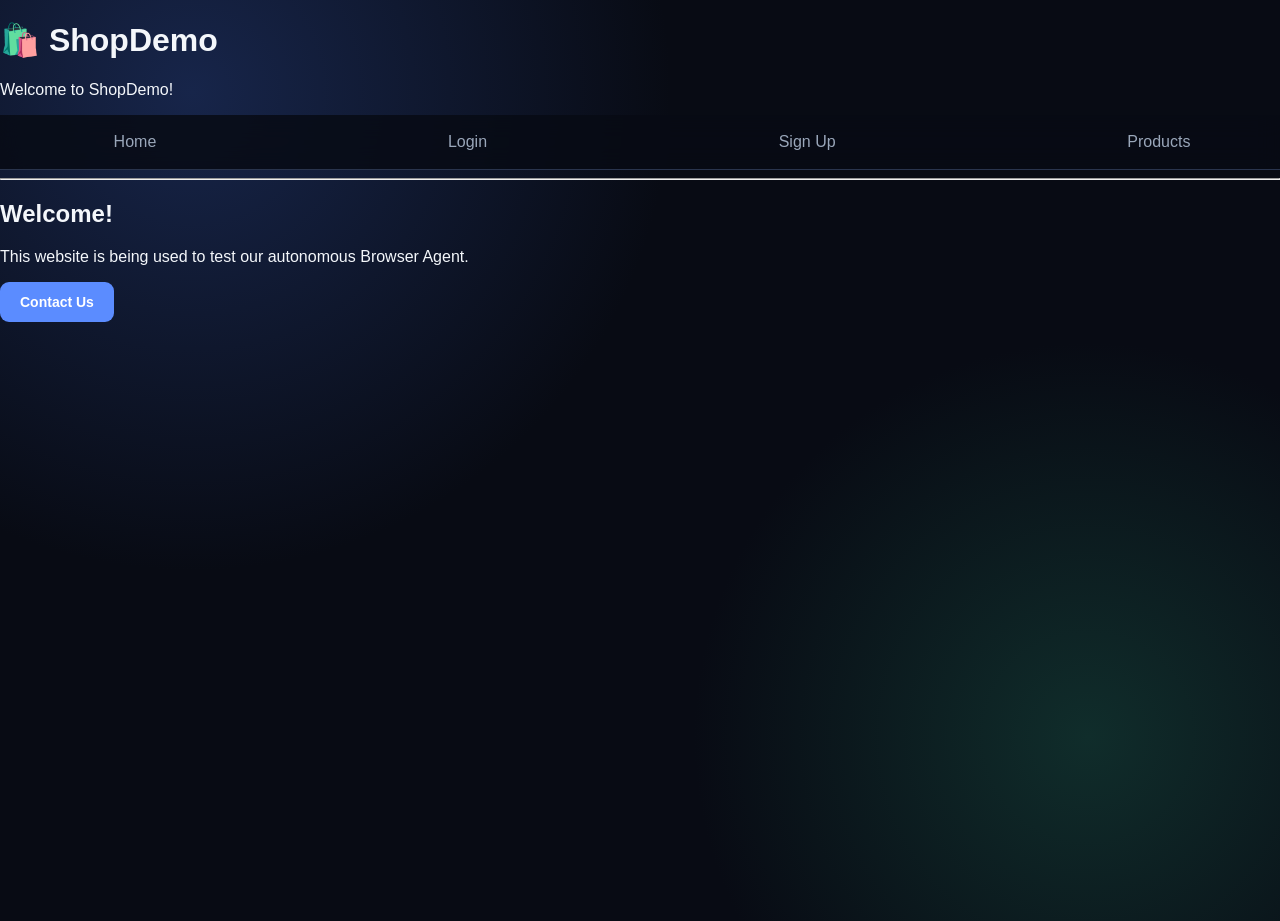
<file: website/index.html>
<!DOCTYPE html>
<html lang="en">


<head>
    <meta charset="UTF-8">
    <meta name="viewport" content="width=device-width, initial-scale=1.0">

    <title>ShopDemo - Home</title>
    <link rel="stylesheet" href="style.css">
</head>

<body>

    <h1>🛍️ ShopDemo</h1>

    <p>Welcome to ShopDemo!</p>

    <nav>

        <a href="index.html">Home</a>

        <a href="login.html">Login</a>

        <a href="signup.html">Sign Up</a>

        <a href="products.html">Products</a>

    </nav>

    <hr>

    <h2>Welcome!</h2>

    <p>
        This website is being used to test our
        autonomous Browser Agent.
    </p>

    <button onclick="contact()">
        Contact Us
    </button>

    <p id="message"></p>

    <script>

        function contact() {

            document.getElementById("message").innerText =
                "Contact request submitted successfully!";

        }

    </script>

</body>

</html>
</file>
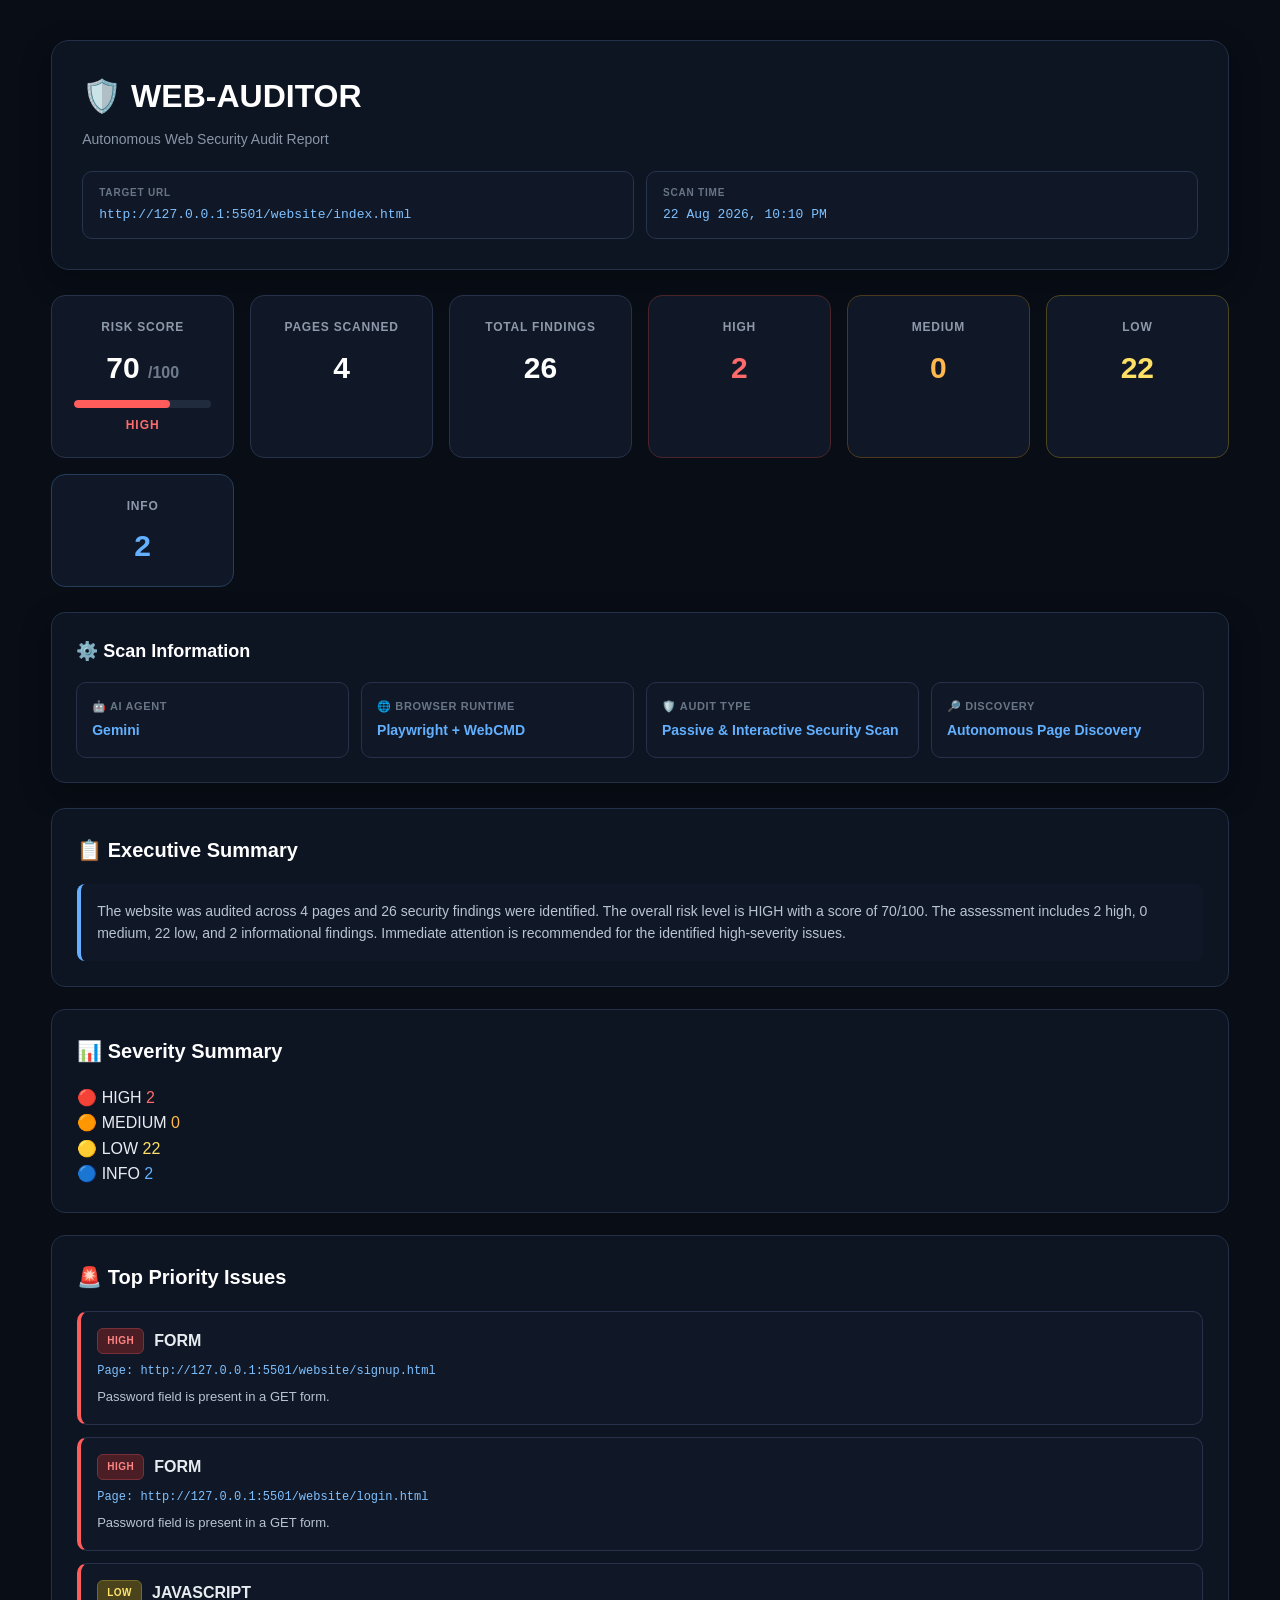
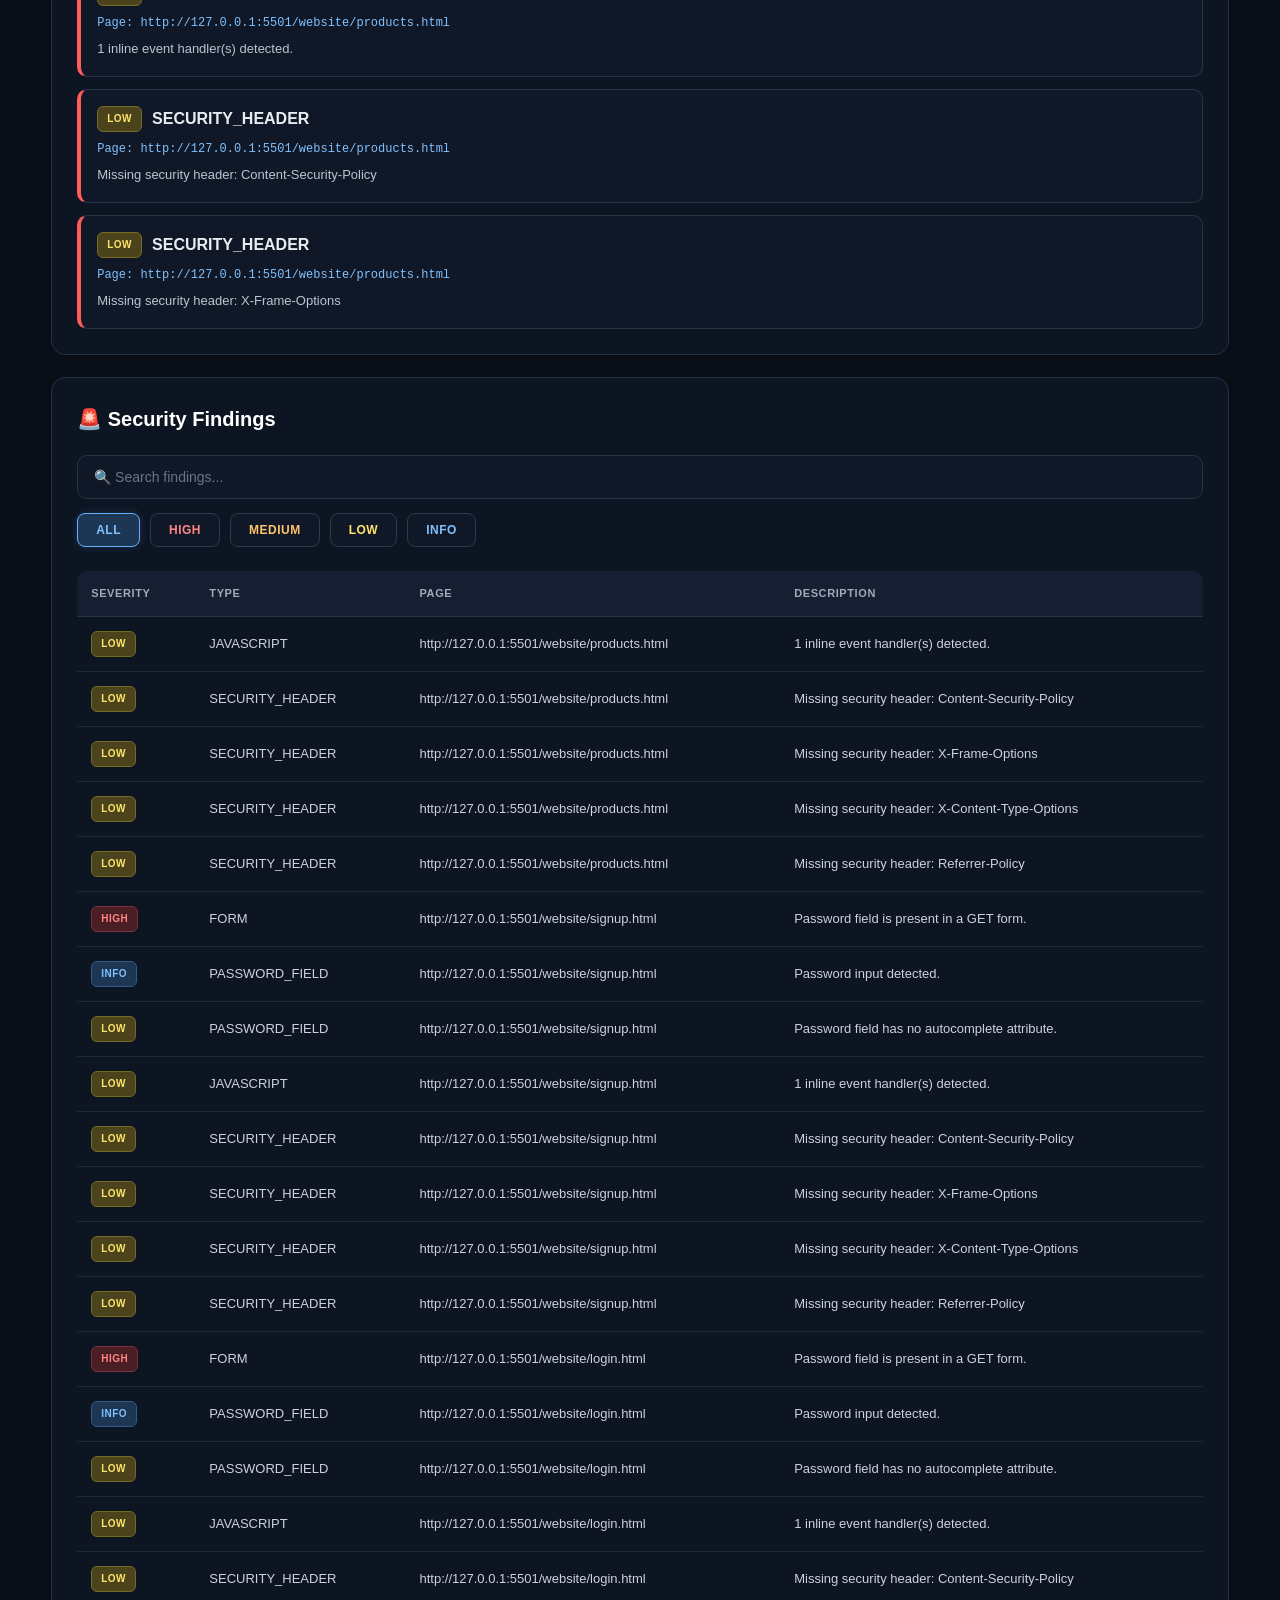
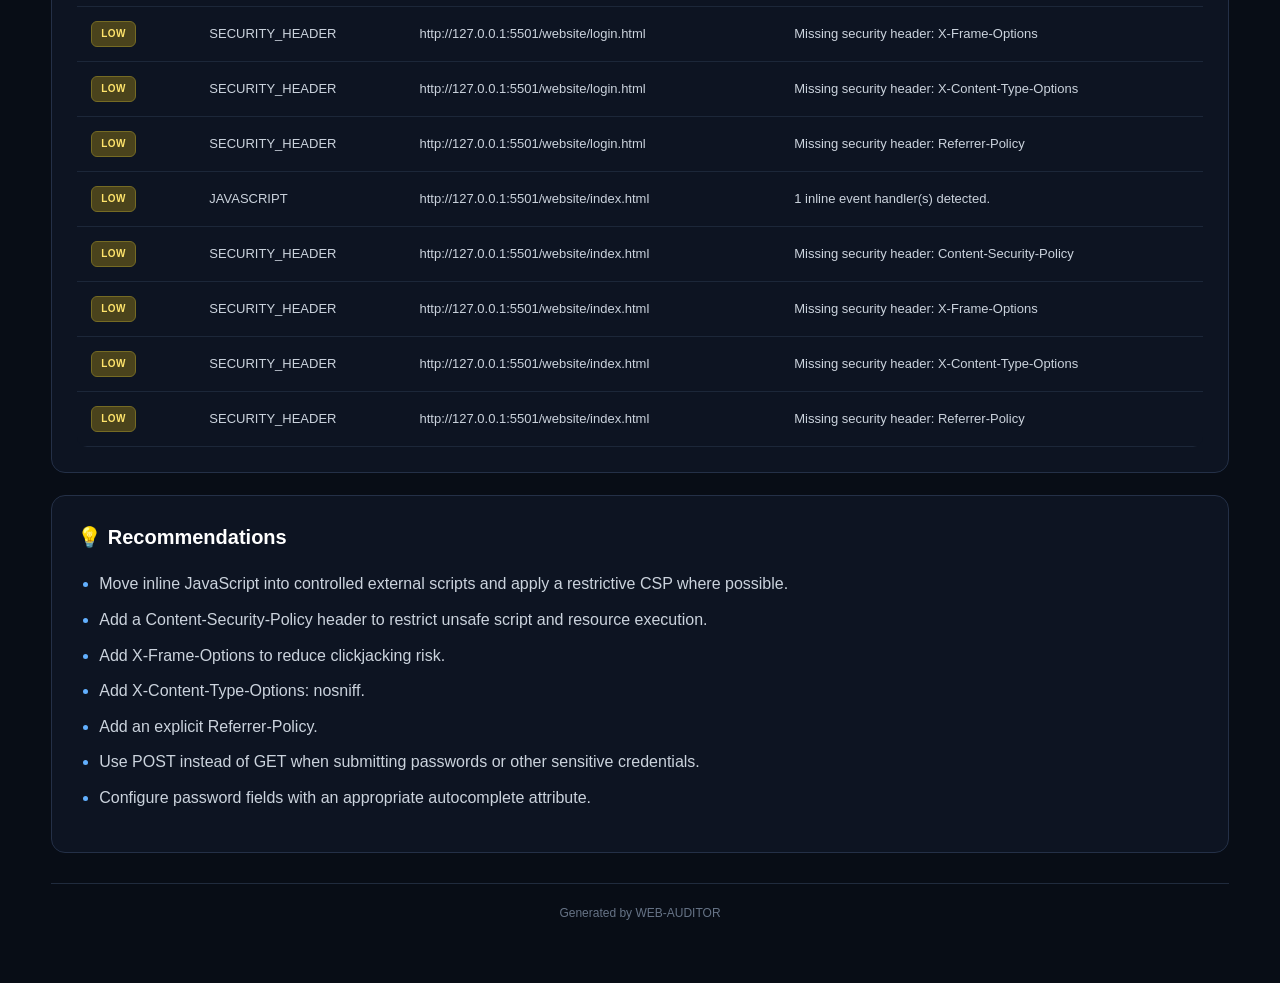
<file: agent/web_audit_report.html>
<!DOCTYPE html>

<html lang="en">

<head>

<meta charset="UTF-8">

<meta
    name="viewport"
    content="width=device-width, initial-scale=1.0"
>

<title>WEB-AUDITOR Report</title>


<style>

/* =========================================================
   GLOBAL
========================================================= */

* {
    box-sizing: border-box;
}

body {
    margin: 0;
    padding: 0;

    background: #080d16;

    color: #e8ecf1;

    font-family:
        Arial,
        Helvetica,
        sans-serif;

    line-height: 1.6;
}

.container {
    width: 92%;

    max-width: 1250px;

    margin: 40px auto;
}


/* =========================================================
   HEADER
========================================================= */

header {
    background: #0d1422;

    border: 1px solid #243047;

    border-radius: 18px;

    padding: 30px;

    margin-bottom: 25px;

    box-shadow:
        0 10px 30px rgba(0, 0, 0, 0.25);
}

header h1 {
    margin: 0;

    font-size: 32px;

    font-weight: 800;

    color: #ffffff;
}

header p {
    margin: 6px 0 0;

    color: #8996a8;

    font-size: 14px;
}

.target-info {
    margin-top: 20px;

    display: grid;

    grid-template-columns:
        repeat(auto-fit, minmax(250px, 1fr));

    gap: 12px;
}

.target-box {
    background: #101827;

    border: 1px solid #27344c;

    border-radius: 10px;

    padding: 13px 16px;
}

.target-title {
    color: #687587;

    font-size: 10px;

    text-transform: uppercase;

    letter-spacing: 0.8px;

    font-weight: 700;
}

.target-value {
    margin-top: 4px;

    color: #7fc1ff;

    font-family: Consolas, monospace;

    font-size: 13px;

    word-break: break-all;
}


/* =========================================================
   SCAN INFORMATION / METHOD
========================================================= */

.scan-method {
    background: #0d1422;

    border: 1px solid #243047;

    border-radius: 14px;

    padding: 24px;

    margin-bottom: 25px;

    box-shadow:
        0 10px 30px rgba(0, 0, 0, 0.25);
}

.scan-method h2 {
    margin: 0 0 16px;

    font-size: 18px;

    color: #ffffff;
}

.method-grid {
    display: grid;

    grid-template-columns:
        repeat(auto-fit, minmax(220px, 1fr));

    gap: 12px;
}

.method-item {
    display: flex;

    flex-direction: column;

    gap: 4px;

    padding: 15px;

    background: #101827;

    border: 1px solid #27324a;

    border-radius: 10px;

    transition:
        transform 0.2s ease,
        border-color 0.2s ease;
}

.method-item:hover {
    transform: translateY(-2px);

    border-color: #52617c;
}

.method-label {
    color: #687587;

    font-size: 11px;

    text-transform: uppercase;

    letter-spacing: 0.6px;

    font-weight: 700;
}

.method-item strong {
    color: #62b0ff;

    font-size: 14px;
}


/* =========================================================
   DASHBOARD
========================================================= */

.dashboard {
    margin-bottom: 25px;
}

.cards {
    display: grid;

    grid-template-columns:
        repeat(auto-fit, minmax(165px, 1fr));

    gap: 16px;

    margin: 20px 0;
}

.card {
    background: #101827;

    border: 1px solid #27324a;

    border-radius: 14px;

    padding: 22px;

    text-align: center;

    transition:
        transform 0.2s ease,
        border-color 0.2s ease,
        box-shadow 0.2s ease;
}

.card:hover {
    transform: translateY(-3px);

    border-color: #52617c;

    box-shadow:
        0 8px 20px rgba(0, 0, 0, 0.25);
}

.card h3 {
    margin: 0 0 12px;

    color: #8d99aa;

    font-size: 12px;

    font-weight: 700;

    text-transform: uppercase;

    letter-spacing: 0.8px;
}

.card .value {
    color: #ffffff;

    font-size: 30px;

    font-weight: 800;

    line-height: 1.2;
}

.score-total {
    color: #6f7c8d;

    font-size: 16px;

    font-weight: 600;
}


/* =========================================================
   RISK SCORE
========================================================= */

.risk-label {
    margin-top: 8px;

    font-size: 12px;

    font-weight: 800;

    letter-spacing: 1px;
}

.risk-label.high {
    color: #ff6b6b;
}

.risk-label.medium {
    color: #ffb84d;
}

.risk-label.low {
    color: #ffe066;
}

.risk-label.info {
    color: #62b0ff;
}

.risk-bar {
    width: 100%;

    height: 8px;

    margin: 14px 0 8px;

    background: #202b3d;

    border-radius: 10px;

    overflow: hidden;
}

.risk-fill {
    height: 100%;

    background: #ff5c5c;

    border-radius: 10px;

    transition: width 0.5s ease;
}


/* =========================================================
   SEVERITY COLORS
========================================================= */

.value.high {
    color: #ff6b6b;
}

.value.medium {
    color: #ffb84d;
}

.value.low {
    color: #ffe066;
}

.value.info {
    color: #62b0ff;
}

.high-card {
    border-color: #4b242a;
}

.medium-card {
    border-color: #4b391e;
}

.low-card {
    border-color: #4b461e;
}

.info-card {
    border-color: #243e5c;
}


/* =========================================================
   SECTIONS
========================================================= */

section {
    background: #0d1422;

    border: 1px solid #243047;

    border-radius: 14px;

    padding: 25px;

    margin: 22px 0;
}

section h2 {
    margin-top: 0;

    margin-bottom: 18px;

    color: #ffffff;

    font-size: 20px;
}


/* =========================================================
   EXECUTIVE SUMMARY
========================================================= */

.executive-summary {
    background: #101827;

    border-left: 4px solid #62b0ff;

    border-radius: 8px;

    padding: 16px;

    color: #b9c4d2;

    font-size: 14px;
}


/* =========================================================
   FINDING CONTROLS
========================================================= */

.finding-controls {
    display: flex;

    flex-direction: column;

    gap: 14px;

    margin: 20px 0 24px;
}

#findingSearch {
    width: 100%;

    padding: 13px 16px;

    background: #101827;

    color: #e8ecf1;

    border: 1px solid #27324a;

    border-radius: 10px;

    font-size: 14px;

    transition:
        border-color 0.2s ease,
        box-shadow 0.2s ease;
}

#findingSearch::placeholder {
    color: #687587;
}

#findingSearch:focus {
    outline: none;

    border-color: #62b0ff;

    box-shadow:
        0 0 0 3px rgba(98, 176, 255, 0.12);
}


/* =========================================================
   FILTER BUTTONS
========================================================= */

.filter-buttons {
    display: flex;

    flex-wrap: wrap;

    gap: 10px;

    margin: 0 !important;
}

.filter {
    padding: 9px 18px;

    background: #101827;

    color: #9ba7b4;

    border: 1px solid #2b3952;

    border-radius: 8px;

    font-size: 12px;

    font-weight: 700;

    letter-spacing: 0.5px;

    cursor: pointer;

    transition:
        transform 0.2s ease,
        background 0.2s ease,
        border-color 0.2s ease,
        color 0.2s ease,
        box-shadow 0.2s ease;
}

.filter:hover {
    transform: translateY(-2px);

    background: #182337;

    color: #ffffff;

    border-color: #52617c;

    box-shadow:
        0 5px 12px rgba(0, 0, 0, 0.3);
}

.filter:active {
    transform: translateY(0);
}

.filter.active {
    background: #1c3654;

    color: #7fc1ff;

    border-color: #62b0ff;

    box-shadow:
        0 0 10px rgba(98, 176, 255, 0.18);
}

.high-filter {
    color: #ff8585;
}

.high-filter:hover,
.high-filter.active {
    background: #4b1e25;

    color: #ff8585;

    border-color: #ff5c5c;
}

.medium-filter {
    color: #ffc46b;
}

.medium-filter:hover,
.medium-filter.active {
    background: #4b361c;

    color: #ffc46b;

    border-color: #ffb84d;
}

.low-filter {
    color: #ffe46b;
}

.low-filter:hover,
.low-filter.active {
    background: #4a431c;

    color: #ffe46b;

    border-color: #ffd65c;
}

.info-filter {
    color: #7fc1ff;
}

.info-filter:hover,
.info-filter.active {
    background: #1c3654;

    color: #7fc1ff;

    border-color: #62b0ff;
}


/* =========================================================
   FINDINGS TABLE
========================================================= */

table {
    width: 100%;

    border-collapse: collapse;

    background: #0d1422;

    border-radius: 10px;

    overflow: hidden;
}

thead {
    background: #151f31;
}

th {
    padding: 14px;

    color: #9eabbc;

    font-size: 11px;

    text-align: left;

    text-transform: uppercase;

    letter-spacing: 0.6px;

    border-bottom: 1px solid #27324a;
}

td {
    padding: 14px;

    color: #cbd3dd;

    font-size: 13px;

    border-bottom: 1px solid #1c2739;
}

tbody tr {
    transition: background 0.15s ease;
}

tbody tr:hover {
    background: #101827;
}


/* =========================================================
   BADGES
========================================================= */

.badge {
    display: inline-block;

    padding: 4px 9px;

    border-radius: 6px;

    font-size: 10px;

    font-weight: 800;

    letter-spacing: 0.5px;
}

.badge.high {
    background: #4b1e25;

    color: #ff8585;

    border: 1px solid #7a3039;
}

.badge.medium {
    background: #4b361c;

    color: #ffc46b;

    border: 1px solid #795722;
}

.badge.low {
    background: #4a431c;

    color: #ffe46b;

    border: 1px solid #756b24;
}

.badge.info {
    background: #1c3654;

    color: #7fc1ff;

    border: 1px solid #315b84;
}


/* =========================================================
   TOP RISKS
========================================================= */

.risk-item {
    background: #101827;

    border: 1px solid #27324a;

    border-left: 4px solid #ff5c5c;

    border-radius: 10px;

    padding: 16px;

    margin-bottom: 12px;

    transition:
        transform 0.2s ease,
        border-color 0.2s ease;
}

.risk-item:hover {
    transform: translateX(3px);

    border-color: #52617c;
}

.risk-item:last-child {
    margin-bottom: 0;
}

.risk-item-header {
    display: flex;

    align-items: center;

    gap: 10px;

    margin-bottom: 8px;
}

.risk-page {
    color: #7fc1ff;

    font-family: Consolas, monospace;

    font-size: 12px;

    margin-bottom: 6px;
}

.risk-message {
    color: #b9c4d2;

    font-size: 13px;
}


/* =========================================================
   RECOMMENDATIONS
========================================================= */

ul {
    padding-left: 22px;
}

li {
    margin-bottom: 10px;

    color: #cbd3dd;
}

li::marker {
    color: #62b0ff;
}


/* =========================================================
   FOOTER
========================================================= */

.footer {
    margin-top: 30px;

    padding: 20px;

    text-align: center;

    color: #667386;

    font-size: 12px;

    border-top: 1px solid #202b3d;
}


/* =========================================================
   RESPONSIVE
========================================================= */

@media(max-width: 700px) {

    .container {
        width: 94%;

        margin: 20px auto;
    }

    header {
        padding: 22px;
    }

    header h1 {
        font-size: 25px;
    }

    .cards {
        grid-template-columns: 1fr 1fr;

        gap: 10px;
    }

    .card {
        padding: 16px;
    }

    .card .value {
        font-size: 24px;
    }

    section {
        padding: 18px;

        overflow-x: auto;
    }

    table {
        min-width: 650px;
    }

    .filter {
        padding: 8px 13px;

        font-size: 11px;
    }

}

</style>

</head>


<body>

<div class="container">


<!-- =====================================================
     HEADER
====================================================== -->

<header>

    <h1>
        🛡️ WEB-AUDITOR
    </h1>

    <p>
        Autonomous Web Security Audit Report
    </p>

    <div class="target-info">

        <div class="target-box">

            <div class="target-title">
                Target URL
            </div>

            <div class="target-value">
                http://127.0.0.1:5501/website/index.html
            </div>

        </div>


        <div class="target-box">

            <div class="target-title">
                Scan Time
            </div>

            <div class="target-value">
                22 Aug 2026, 10:10 PM
            </div>

        </div>

    </div>

</header>


<!-- =====================================================
     DASHBOARD
====================================================== -->

<div class="dashboard">


<div class="cards">


    <!-- RISK SCORE -->

    <div class="card">

        <h3>
            Risk Score
        </h3>

        <div class="value">

            70

            <span class="score-total">
                /100
            </span>

        </div>

        <div class="risk-bar">

            <div
                class="risk-fill"
                style="width: 70%"
            ></div>

        </div>

        <div class="risk-label high">
            HIGH
        </div>

    </div>


    <!-- PAGES -->

    <div class="card">

        <h3>
            Pages Scanned
        </h3>

        <div class="value">
            4
        </div>

    </div>


    <!-- FINDINGS -->

    <div class="card">

        <h3>
            Total Findings
        </h3>

        <div class="value">
            26
        </div>

    </div>


    <!-- HIGH -->

    <div class="card high-card">

        <h3>
            High
        </h3>

        <div class="value high">
            2
        </div>

    </div>


    <!-- MEDIUM -->

    <div class="card medium-card">

        <h3>
            Medium
        </h3>

        <div class="value medium">
            0
        </div>

    </div>


    <!-- LOW -->

    <div class="card low-card">

        <h3>
            Low
        </h3>

        <div class="value low">
            22
        </div>

    </div>


    <!-- INFO -->

    <div class="card info-card">

        <h3>
            Info
        </h3>

        <div class="value info">
            2
        </div>

    </div>


</div>

</div>


<!-- =====================================================
     SCAN INFORMATION
====================================================== -->

<section class="scan-method">

    <h2>
        ⚙️ Scan Information
    </h2>

    <div class="method-grid">

        <div class="method-item">
            <span class="method-label">🤖 AI Agent</span>
            <strong>Gemini</strong>
        </div>

        <div class="method-item">
            <span class="method-label">🌐 Browser Runtime</span>
            <strong>Playwright + WebCMD</strong>
        </div>

        <div class="method-item">
            <span class="method-label">🛡️ Audit Type</span>
            <strong>Passive & Interactive Security Scan</strong>
        </div>

        <div class="method-item">
            <span class="method-label">🔎 Discovery</span>
            <strong>Autonomous Page Discovery</strong>
        </div>

    </div>

</section>


<!-- =====================================================
     EXECUTIVE SUMMARY
====================================================== -->

<section>

    <h2>
        📋 Executive Summary
    </h2>

    <div class="executive-summary">

        The website was audited across 4 pages and 26 security findings were identified. The overall risk level is HIGH with a score of 70/100. The assessment includes 2 high, 0 medium, 22 low, and 2 informational findings. Immediate attention is recommended for the identified high-severity issues.

    </div>

</section>


<!-- =====================================================
     SEVERITY SUMMARY
====================================================== -->

<section>

    <h2>
        📊 Severity Summary
    </h2>

    <div class="summary">

        <div class="summary-item">

            🔴 HIGH

            <span class="number" style="color:#ff6b6b;">
                2
            </span>

        </div>


        <div class="summary-item">

            🟠 MEDIUM

            <span class="number" style="color:#ffb84d;">
                0
            </span>

        </div>


        <div class="summary-item">

            🟡 LOW

            <span class="number" style="color:#ffe066;">
                22
            </span>

        </div>


        <div class="summary-item">

            🔵 INFO

            <span class="number" style="color:#62b0ff;">
                2
            </span>

        </div>

    </div>

</section>


<!-- =====================================================
     TOP RISKS
====================================================== -->

<section>

    <h2>
        🚨 Top Priority Issues
    </h2>

    
        <div class="risk-item">

            <div class="risk-item-header">

                <span class="badge high">
                    HIGH
                </span>

                <strong>FORM</strong>

            </div>

            <div class="risk-page">
                Page: http://127.0.0.1:5501/website/signup.html
            </div>

            <div class="risk-message">
                Password field is present in a GET form.
            </div>

        </div>
        
        <div class="risk-item">

            <div class="risk-item-header">

                <span class="badge high">
                    HIGH
                </span>

                <strong>FORM</strong>

            </div>

            <div class="risk-page">
                Page: http://127.0.0.1:5501/website/login.html
            </div>

            <div class="risk-message">
                Password field is present in a GET form.
            </div>

        </div>
        
        <div class="risk-item">

            <div class="risk-item-header">

                <span class="badge low">
                    LOW
                </span>

                <strong>JAVASCRIPT</strong>

            </div>

            <div class="risk-page">
                Page: http://127.0.0.1:5501/website/products.html
            </div>

            <div class="risk-message">
                1 inline event handler(s) detected.
            </div>

        </div>
        
        <div class="risk-item">

            <div class="risk-item-header">

                <span class="badge low">
                    LOW
                </span>

                <strong>SECURITY_HEADER</strong>

            </div>

            <div class="risk-page">
                Page: http://127.0.0.1:5501/website/products.html
            </div>

            <div class="risk-message">
                Missing security header: Content-Security-Policy
            </div>

        </div>
        
        <div class="risk-item">

            <div class="risk-item-header">

                <span class="badge low">
                    LOW
                </span>

                <strong>SECURITY_HEADER</strong>

            </div>

            <div class="risk-page">
                Page: http://127.0.0.1:5501/website/products.html
            </div>

            <div class="risk-message">
                Missing security header: X-Frame-Options
            </div>

        </div>
        

</section>


<!-- =====================================================
     FINDINGS
====================================================== -->

<section>

    <h2>
        🚨 Security Findings
    </h2>


    <div class="finding-controls">


        <input
            type="text"
            id="findingSearch"
            placeholder="🔍 Search findings..."
            onkeyup="filterFindings()"
        >


        <div class="filter-buttons">


            <button
                onclick="setSeverity('ALL', this)"
                class="filter active"
            >
                ALL
            </button>


            <button
                onclick="setSeverity('HIGH', this)"
                class="filter high-filter"
            >
                HIGH
            </button>


            <button
                onclick="setSeverity('MEDIUM', this)"
                class="filter medium-filter"
            >
                MEDIUM
            </button>


            <button
                onclick="setSeverity('LOW', this)"
                class="filter low-filter"
            >
                LOW
            </button>


            <button
                onclick="setSeverity('INFO', this)"
                class="filter info-filter"
            >
                INFO
            </button>


        </div>

    </div>


    <table id="findingsTable">

        <thead>

            <tr>

                <th>
                    Severity
                </th>

                <th>
                    Type
                </th>

                <th>
                    Page
                </th>

                <th>
                    Description
                </th>

            </tr>

        </thead>


        <tbody>

            
        <tr>
            <td>
                <span class="badge low">
                    LOW
                </span>
            </td>

            <td>JAVASCRIPT</td>

            <td>http://127.0.0.1:5501/website/products.html</td>

            <td>1 inline event handler(s) detected.</td>
        </tr>
        
        <tr>
            <td>
                <span class="badge low">
                    LOW
                </span>
            </td>

            <td>SECURITY_HEADER</td>

            <td>http://127.0.0.1:5501/website/products.html</td>

            <td>Missing security header: Content-Security-Policy</td>
        </tr>
        
        <tr>
            <td>
                <span class="badge low">
                    LOW
                </span>
            </td>

            <td>SECURITY_HEADER</td>

            <td>http://127.0.0.1:5501/website/products.html</td>

            <td>Missing security header: X-Frame-Options</td>
        </tr>
        
        <tr>
            <td>
                <span class="badge low">
                    LOW
                </span>
            </td>

            <td>SECURITY_HEADER</td>

            <td>http://127.0.0.1:5501/website/products.html</td>

            <td>Missing security header: X-Content-Type-Options</td>
        </tr>
        
        <tr>
            <td>
                <span class="badge low">
                    LOW
                </span>
            </td>

            <td>SECURITY_HEADER</td>

            <td>http://127.0.0.1:5501/website/products.html</td>

            <td>Missing security header: Referrer-Policy</td>
        </tr>
        
        <tr>
            <td>
                <span class="badge high">
                    HIGH
                </span>
            </td>

            <td>FORM</td>

            <td>http://127.0.0.1:5501/website/signup.html</td>

            <td>Password field is present in a GET form.</td>
        </tr>
        
        <tr>
            <td>
                <span class="badge info">
                    INFO
                </span>
            </td>

            <td>PASSWORD_FIELD</td>

            <td>http://127.0.0.1:5501/website/signup.html</td>

            <td>Password input detected.</td>
        </tr>
        
        <tr>
            <td>
                <span class="badge low">
                    LOW
                </span>
            </td>

            <td>PASSWORD_FIELD</td>

            <td>http://127.0.0.1:5501/website/signup.html</td>

            <td>Password field has no autocomplete attribute.</td>
        </tr>
        
        <tr>
            <td>
                <span class="badge low">
                    LOW
                </span>
            </td>

            <td>JAVASCRIPT</td>

            <td>http://127.0.0.1:5501/website/signup.html</td>

            <td>1 inline event handler(s) detected.</td>
        </tr>
        
        <tr>
            <td>
                <span class="badge low">
                    LOW
                </span>
            </td>

            <td>SECURITY_HEADER</td>

            <td>http://127.0.0.1:5501/website/signup.html</td>

            <td>Missing security header: Content-Security-Policy</td>
        </tr>
        
        <tr>
            <td>
                <span class="badge low">
                    LOW
                </span>
            </td>

            <td>SECURITY_HEADER</td>

            <td>http://127.0.0.1:5501/website/signup.html</td>

            <td>Missing security header: X-Frame-Options</td>
        </tr>
        
        <tr>
            <td>
                <span class="badge low">
                    LOW
                </span>
            </td>

            <td>SECURITY_HEADER</td>

            <td>http://127.0.0.1:5501/website/signup.html</td>

            <td>Missing security header: X-Content-Type-Options</td>
        </tr>
        
        <tr>
            <td>
                <span class="badge low">
                    LOW
                </span>
            </td>

            <td>SECURITY_HEADER</td>

            <td>http://127.0.0.1:5501/website/signup.html</td>

            <td>Missing security header: Referrer-Policy</td>
        </tr>
        
        <tr>
            <td>
                <span class="badge high">
                    HIGH
                </span>
            </td>

            <td>FORM</td>

            <td>http://127.0.0.1:5501/website/login.html</td>

            <td>Password field is present in a GET form.</td>
        </tr>
        
        <tr>
            <td>
                <span class="badge info">
                    INFO
                </span>
            </td>

            <td>PASSWORD_FIELD</td>

            <td>http://127.0.0.1:5501/website/login.html</td>

            <td>Password input detected.</td>
        </tr>
        
        <tr>
            <td>
                <span class="badge low">
                    LOW
                </span>
            </td>

            <td>PASSWORD_FIELD</td>

            <td>http://127.0.0.1:5501/website/login.html</td>

            <td>Password field has no autocomplete attribute.</td>
        </tr>
        
        <tr>
            <td>
                <span class="badge low">
                    LOW
                </span>
            </td>

            <td>JAVASCRIPT</td>

            <td>http://127.0.0.1:5501/website/login.html</td>

            <td>1 inline event handler(s) detected.</td>
        </tr>
        
        <tr>
            <td>
                <span class="badge low">
                    LOW
                </span>
            </td>

            <td>SECURITY_HEADER</td>

            <td>http://127.0.0.1:5501/website/login.html</td>

            <td>Missing security header: Content-Security-Policy</td>
        </tr>
        
        <tr>
            <td>
                <span class="badge low">
                    LOW
                </span>
            </td>

            <td>SECURITY_HEADER</td>

            <td>http://127.0.0.1:5501/website/login.html</td>

            <td>Missing security header: X-Frame-Options</td>
        </tr>
        
        <tr>
            <td>
                <span class="badge low">
                    LOW
                </span>
            </td>

            <td>SECURITY_HEADER</td>

            <td>http://127.0.0.1:5501/website/login.html</td>

            <td>Missing security header: X-Content-Type-Options</td>
        </tr>
        
        <tr>
            <td>
                <span class="badge low">
                    LOW
                </span>
            </td>

            <td>SECURITY_HEADER</td>

            <td>http://127.0.0.1:5501/website/login.html</td>

            <td>Missing security header: Referrer-Policy</td>
        </tr>
        
        <tr>
            <td>
                <span class="badge low">
                    LOW
                </span>
            </td>

            <td>JAVASCRIPT</td>

            <td>http://127.0.0.1:5501/website/index.html</td>

            <td>1 inline event handler(s) detected.</td>
        </tr>
        
        <tr>
            <td>
                <span class="badge low">
                    LOW
                </span>
            </td>

            <td>SECURITY_HEADER</td>

            <td>http://127.0.0.1:5501/website/index.html</td>

            <td>Missing security header: Content-Security-Policy</td>
        </tr>
        
        <tr>
            <td>
                <span class="badge low">
                    LOW
                </span>
            </td>

            <td>SECURITY_HEADER</td>

            <td>http://127.0.0.1:5501/website/index.html</td>

            <td>Missing security header: X-Frame-Options</td>
        </tr>
        
        <tr>
            <td>
                <span class="badge low">
                    LOW
                </span>
            </td>

            <td>SECURITY_HEADER</td>

            <td>http://127.0.0.1:5501/website/index.html</td>

            <td>Missing security header: X-Content-Type-Options</td>
        </tr>
        
        <tr>
            <td>
                <span class="badge low">
                    LOW
                </span>
            </td>

            <td>SECURITY_HEADER</td>

            <td>http://127.0.0.1:5501/website/index.html</td>

            <td>Missing security header: Referrer-Policy</td>
        </tr>
        

        </tbody>

    </table>

</section>


<!-- =====================================================
     RECOMMENDATIONS
====================================================== -->

<section>

    <h2>
        💡 Recommendations
    </h2>

    <ul>

        
        <li>
            Move inline JavaScript into controlled external scripts and apply a restrictive CSP where possible.
        </li>
        
        <li>
            Add a Content-Security-Policy header to restrict unsafe script and resource execution.
        </li>
        
        <li>
            Add X-Frame-Options to reduce clickjacking risk.
        </li>
        
        <li>
            Add X-Content-Type-Options: nosniff.
        </li>
        
        <li>
            Add an explicit Referrer-Policy.
        </li>
        
        <li>
            Use POST instead of GET when submitting passwords or other sensitive credentials.
        </li>
        
        <li>
            Configure password fields with an appropriate autocomplete attribute.
        </li>
        

    </ul>

</section>


<!-- =====================================================
     FOOTER
====================================================== -->

<div class="footer">

    Generated by WEB-AUDITOR

</div>


</div>


<!-- =====================================================
     JAVASCRIPT
====================================================== -->

<script>

let selectedSeverity = "ALL";


function setSeverity(severity, clickedButton) {

    selectedSeverity = severity;


    document
        .querySelectorAll(".filter")
        .forEach(function(button) {

            button.classList.remove("active");

        });


    clickedButton.classList.add("active");


    filterFindings();

}


function filterFindings() {

    const search =
        document
            .getElementById("findingSearch")
            .value
            .toLowerCase();


    const rows =
        document.querySelectorAll(
            "#findingsTable tbody tr"
        );


    rows.forEach(function(row) {

        const text =
            row.innerText.toLowerCase();


        const badge =
            row.querySelector(".badge");


        const severity =
            badge
                ? badge.innerText
                    .trim()
                    .toUpperCase()
                : "";


        const matchesSeverity =
            selectedSeverity === "ALL" ||
            severity === selectedSeverity;


        const matchesSearch =
            text.includes(search);


        row.style.display =
            matchesSeverity && matchesSearch
                ? ""
                : "none";

    });

}

</script>


</body>

</html>
</file>
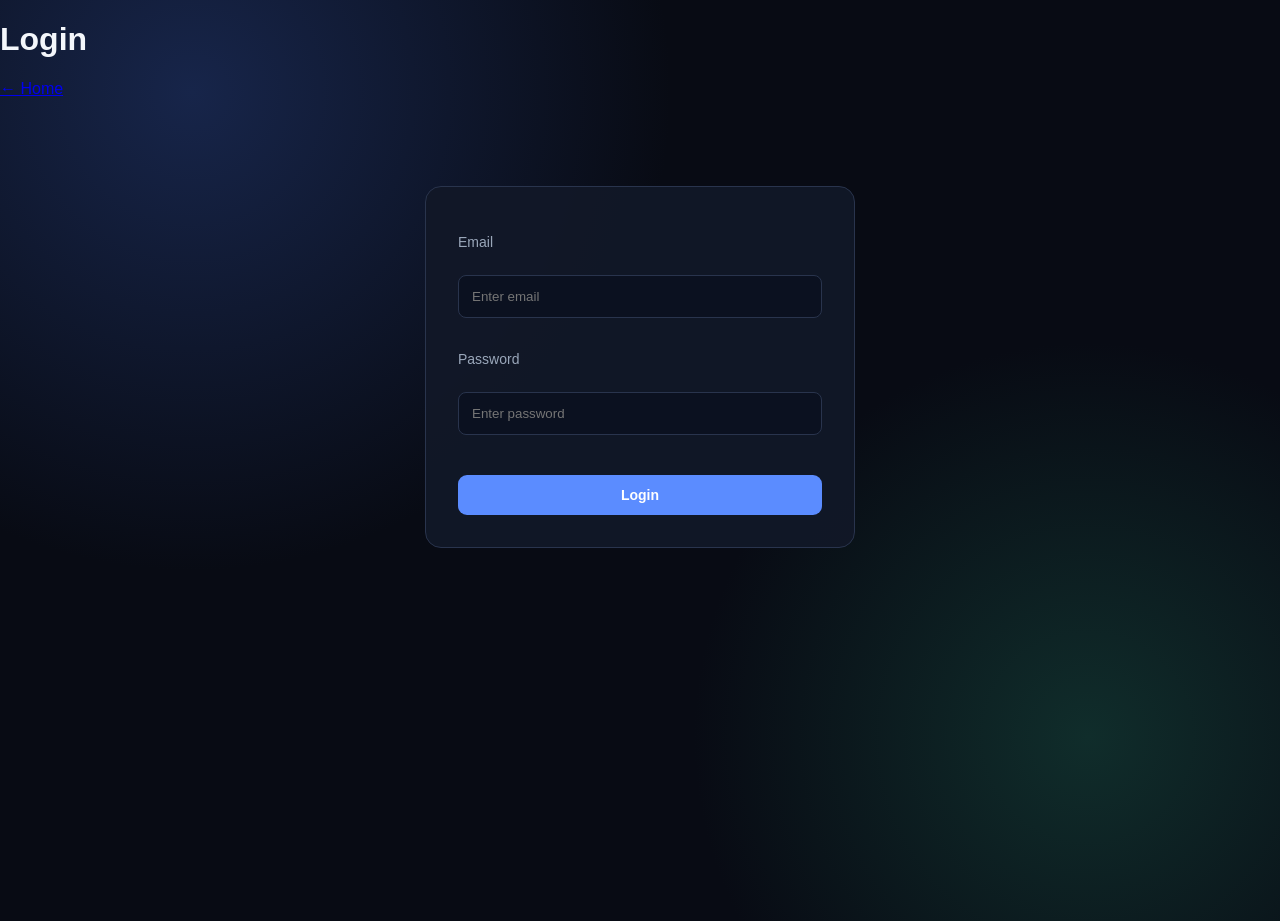
<file: website/login.html>
<!DOCTYPE html>
<html lang="en">


<head>
    <meta charset="UTF-8">
    <title>ShopDemo - Login</title>
    <link rel="stylesheet" href="style.css">
</head>

<body>

    <h1>Login</h1>

    <a href="index.html">← Home</a>

    <br><br>

    <form onsubmit="login(event)">

        <label>Email</label>
        <br>

        <input
            id="email"
            type="email"
            placeholder="Enter email"
        >

        <br><br>

        <label>Password</label>
        <br>

        <input
            id="password"
            type="password"
            placeholder="Enter password"
        >

        <br><br>

        <button type="submit">
            Login
        </button>

    </form>

    <p id="message"></p>

    <script>

        function login(event) {

            event.preventDefault();

            const email =
                document.getElementById("email").value;

            const password =
                document.getElementById("password").value;

            if (email && password) {

                document.getElementById("message").innerText =
                    "Login successful!";

            } else {

                document.getElementById("message").innerText =
                    "Please fill all fields.";

            }

        }

    </script>

</body>

</html>
</file>
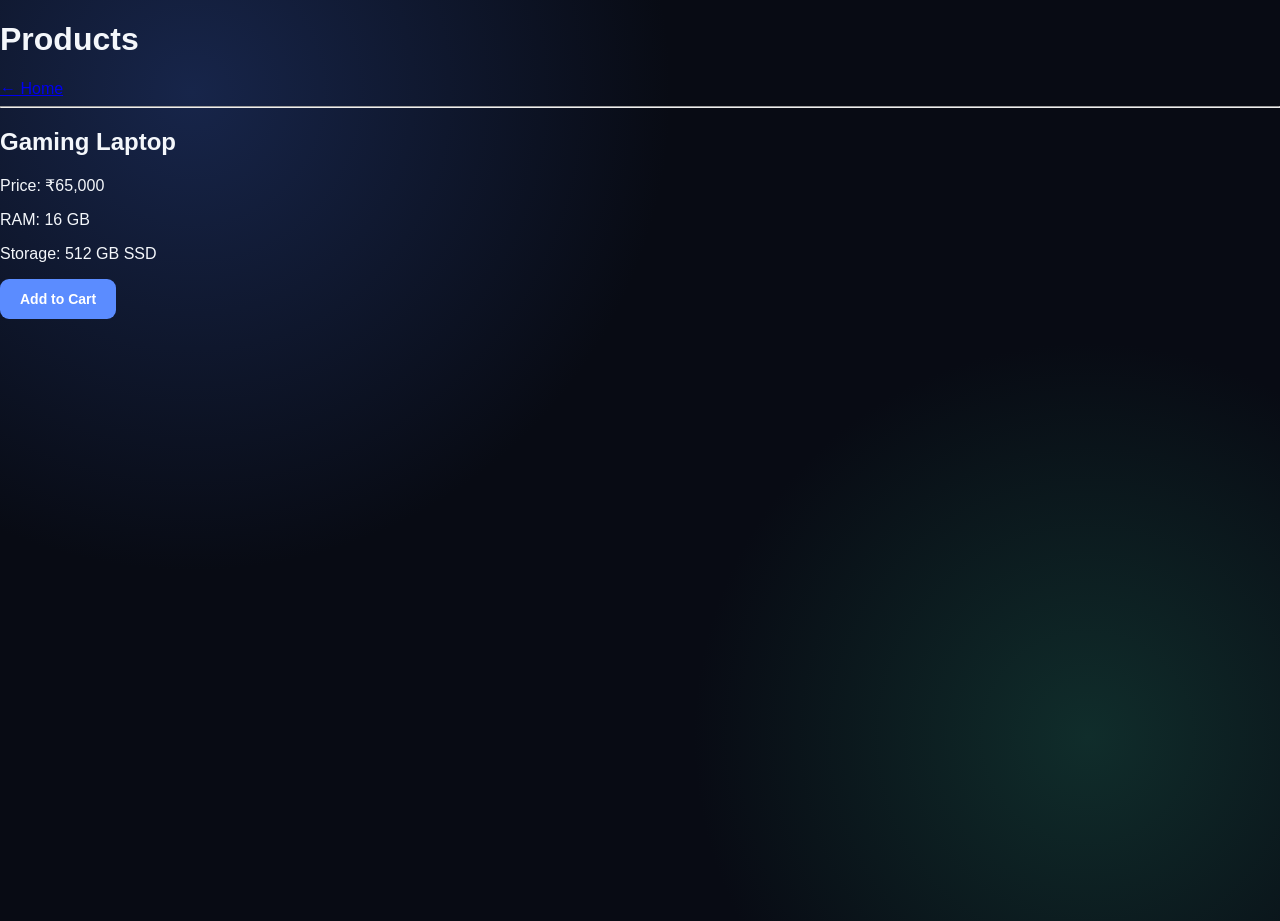
<file: website/products.html>
<!DOCTYPE html>
<html lang="en">


<head>
    <meta charset="UTF-8">
    <title>ShopDemo - Products</title>
    <link rel="stylesheet" href="style.css">
</head>

<body>

    <h1>Products</h1>

    <a href="index.html">← Home</a>

    <hr>

    <h2>Gaming Laptop</h2>

    <p>Price: ₹65,000</p>

    <p>RAM: 16 GB</p>

    <p>Storage: 512 GB SSD</p>

    <button onclick="addToCart()">
        Add to Cart
    </button>

    <p id="message"></p>

    <script>

        function addToCart() {

            document.getElementById("message").innerText =
                "Product added to cart successfully!";

        }

    </script>

</body>

</html>
</file>
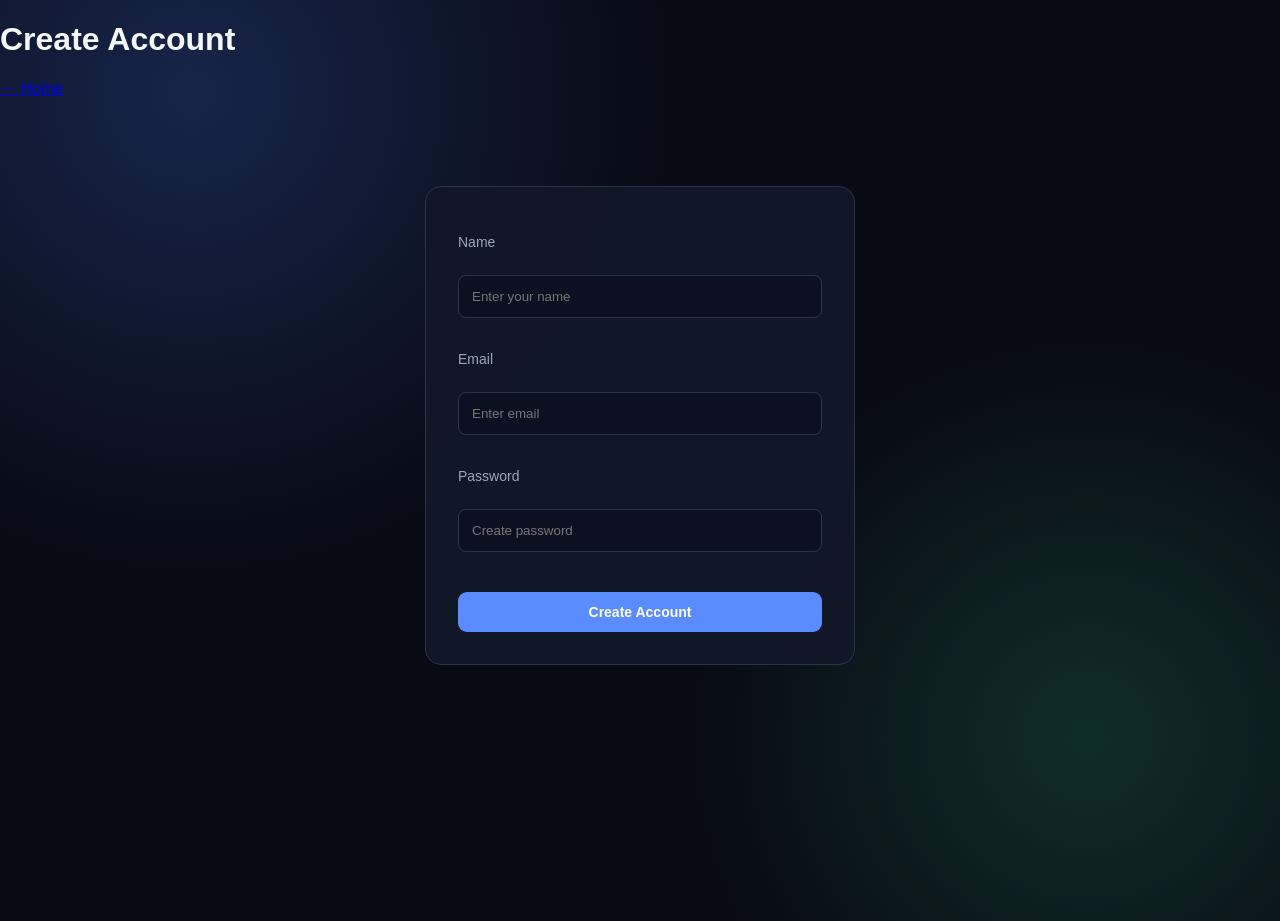
<file: website/signup.html>
<!DOCTYPE html>
<html lang="en">


<head>
    <meta charset="UTF-8">
    <title>ShopDemo - Sign Up</title>
    <link rel="stylesheet" href="style.css">
</head>

<body>

    <h1>Create Account</h1>

    <a href="index.html">← Home</a>

    <br><br>

    <form onsubmit="signup(event)">

        <label>Name</label>
        <br>

        <input
            id="name"
            placeholder="Enter your name"
        >

        <br><br>

        <label>Email</label>
        <br>

        <input
            id="email"
            type="email"
            placeholder="Enter email"
        >

        <br><br>

        <label>Password</label>
        <br>

        <input
            id="password"
            type="password"
            placeholder="Create password"
        >

        <br><br>

        <button type="submit">
            Create Account
        </button>

    </form>

    <p id="message"></p>

    <script>

        function signup(event) {

            event.preventDefault();

            const name =
                document.getElementById("name").value;

            const email =
                document.getElementById("email").value;

            const password =
                document.getElementById("password").value;

            if (!name || !email || !password) {

                document.getElementById("message").innerText =
                    "Please fill all fields.";

                return;

            }

            document.getElementById("message").innerText =
                "Account created successfully!";

        }

    </script>

</body>

</html>
</file>
<file: website/style.css>
* {
    box-sizing: border-box;
}

:root {
    --bg: #080b14;
    --surface: #111827;
    --surface-light: #182235;
    --border: #29344d;
    --text: #f4f7fb;
    --muted: #9aa7ba;
    --accent: #5b8cff;
    --accent-hover: #769fff;
    --success: #4ddd88;
}

body {
    margin: 0;
    min-height: 100vh;
    background:
        radial-gradient(circle at 15% 10%, #17254a 0, transparent 35%),
        radial-gradient(circle at 85% 80%, #102d2b 0, transparent 30%),
        var(--bg);
    color: var(--text);
    font-family: Inter, "Segoe UI", Arial, sans-serif;
}

/* NAVBAR */

nav,
.navigation {
    display: flex;
    align-items: center;
    justify-content: space-between;
    padding: 18px 7%;
    background: rgba(8, 11, 20, 0.85);
    border-bottom: 1px solid var(--border);
    backdrop-filter: blur(12px);
}

nav a,
.navigation a {
    color: var(--muted);
    text-decoration: none;
    margin-left: 24px;
    transition: color 0.2s ease;
}

nav a:hover,
.navigation a:hover {
    color: var(--text);
}

/* MAIN */

main,
.container {
    width: min(1100px, 90%);
    margin: auto;
}

/* HERO */

.hero {
    min-height: 65vh;
    display: flex;
    flex-direction: column;
    justify-content: center;
    align-items: center;
    text-align: center;
    padding: 70px 20px;
}

.hero h1 {
    font-size: clamp(42px, 7vw, 72px);
    margin: 0 0 18px;
    letter-spacing: -2px;
}

.hero p {
    max-width: 650px;
    color: var(--muted);
    font-size: 18px;
    line-height: 1.7;
}

/* BUTTONS */

button,
.btn,
input[type="submit"] {
    border: none;
    border-radius: 9px;
    padding: 12px 20px;
    background: var(--accent);
    color: white;
    font-size: 14px;
    font-weight: 600;
    cursor: pointer;
    transition:
        transform 0.2s ease,
        background 0.2s ease;
}

button:hover,
.btn:hover,
input[type="submit"]:hover {
    background: var(--accent-hover);
    transform: translateY(-2px);
}

/* PRODUCTS */

.products,
.product-grid {
    display: grid;
    grid-template-columns: repeat(
        auto-fit,
        minmax(260px, 1fr)
    );
    gap: 22px;
    padding: 50px 0;
}

.product-card {
    background: rgba(17, 24, 39, 0.9);
    border: 1px solid var(--border);
    border-radius: 16px;
    padding: 25px;
    transition:
        transform 0.2s ease,
        border-color 0.2s ease;
}

.product-card:hover {
    transform: translateY(-5px);
    border-color: var(--accent);
}

.product-card h2,
.product-card h3 {
    margin-top: 0;
}

.product-card p {
    color: var(--muted);
}

.price {
    color: var(--success);
    font-size: 24px;
    font-weight: 700;
    margin: 18px 0;
}

/* FORMS */

form {
    width: min(430px, 90%);
    margin: 70px auto;
    padding: 32px;
    background: rgba(17, 24, 39, 0.95);
    border: 1px solid var(--border);
    border-radius: 16px;
}

form h1,
form h2 {
    margin-top: 0;
    margin-bottom: 25px;
}

label {
    display: block;
    margin: 15px 0 7px;
    color: var(--muted);
    font-size: 14px;
}

input {
    width: 100%;
    padding: 13px;
    border-radius: 8px;
    border: 1px solid var(--border);
    background: #0b1120;
    color: var(--text);
    outline: none;
}

input:focus {
    border-color: var(--accent);
}

form button,
form input[type="submit"] {
    width: 100%;
    margin-top: 22px;
}

/* FOOTER */

footer {
    text-align: center;
    padding: 30px;
    color: var(--muted);
    border-top: 1px solid var(--border);
}

/* MOBILE */

@media (max-width: 650px) {
    nav,
    .navigation {
        padding: 15px 5%;
        flex-direction: column;
        gap: 12px;
    }

    nav a,
    .navigation a {
        margin-left: 10px;
        margin-right: 10px;
    }

    .hero {
        padding: 50px 15px;
    }
}
</file>
